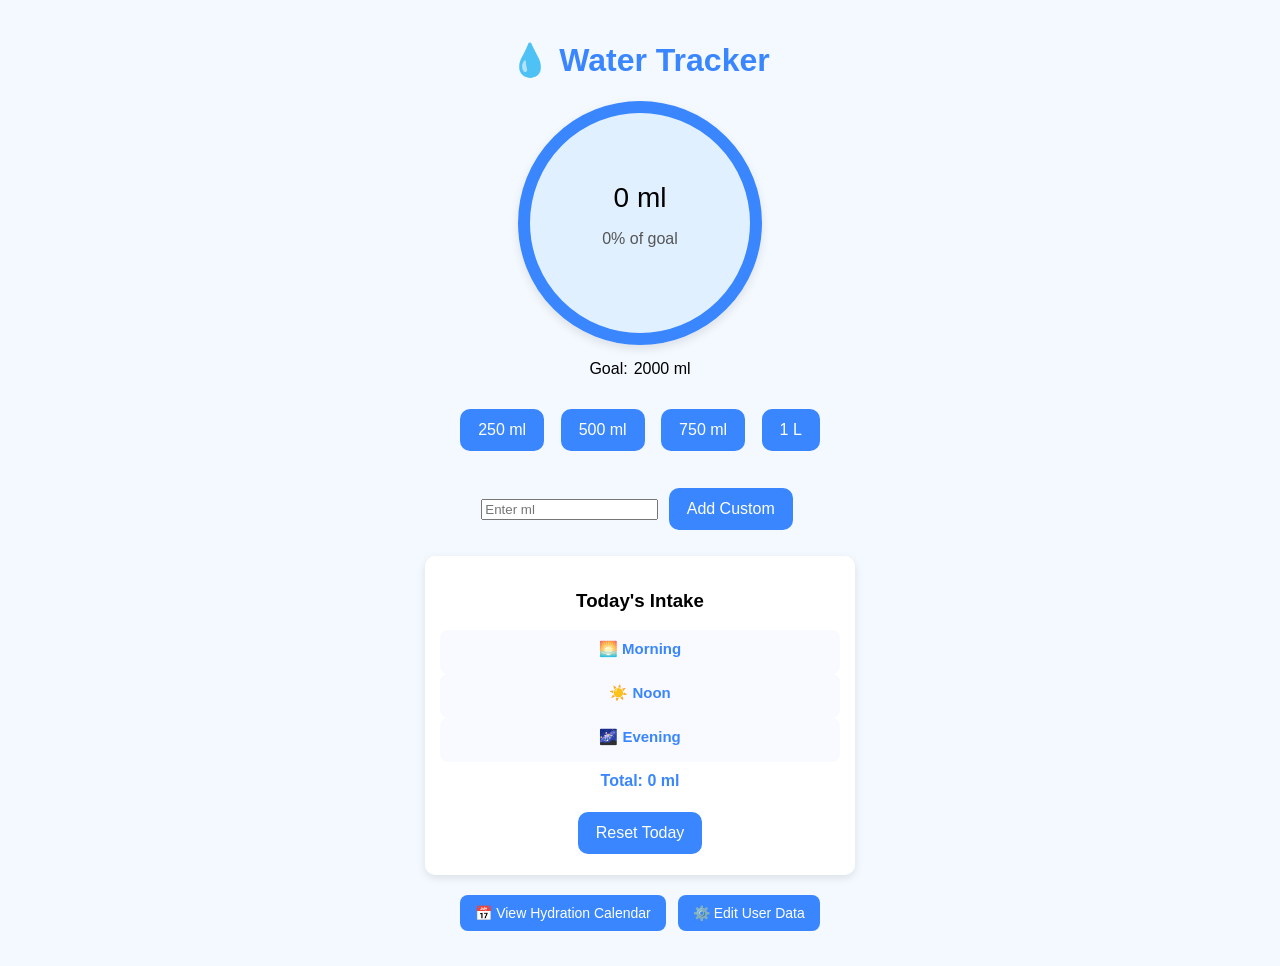
<file: index.html>
<!DOCTYPE html>
<html lang="en">
<head>
  <meta charset="UTF-8">
  <meta name="viewport" content="width=device-width, initial-scale=1.0">
  <title>Water Tracker</title>
  <link rel="stylesheet" href="css/style.css">
</head>
<body>

  <h1>💧 Water Tracker</h1>

  <div class="progress">
    <div class="circle">
      <p id="current">0 ml</p>
      <p id="percent">0% of goal</p>
    </div>

    <div class="goal-container">
      <span>Goal:</span>
      <span id="goalDisplay">2000 ml</span>
    </div>
  </div>

  <div class="quick-add">
    <button data-amount="250">250 ml</button>
    <button data-amount="500">500 ml</button>
    <button data-amount="750">750 ml</button>
    <button data-amount="1000">1 L</button>
  </div>
    <div class="custom-add">
    <input type="number" id="customAmount" placeholder="Enter ml" min="1">
    <button id="customAddBtn">Add Custom</button>
  </div>

  <div class="log">
    <h3>Today's Intake</h3>
    <div class="time-block" id="morningLogsBlock">
      <h4>🌅 Morning</h4>
      <ul id="morningLogs"></ul>
    </div>
    <div class="time-block" id="noonLogsBlock">
      <h4>☀️ Noon</h4>
      <ul id="noonLogs"></ul>
    </div>
    <div class="time-block" id="nightLogsBlock">
      <h4>🌌 Evening</h4>
      <ul id="nightLogs"></ul>
    </div>
    <p id="dailyTotal">Total: 0 ml</p>
    <button id="resetBtn">Reset Today</button>
  </div>

  <div class="nav">
    <a href="calendar.html">📅 View Hydration Calendar</a>
    <a href="UserWaterEstimater.html">⚙️ Edit User Data</a>
  </div>

  <script src="js/tracker.js"></script>
</body>
</html>
</file>
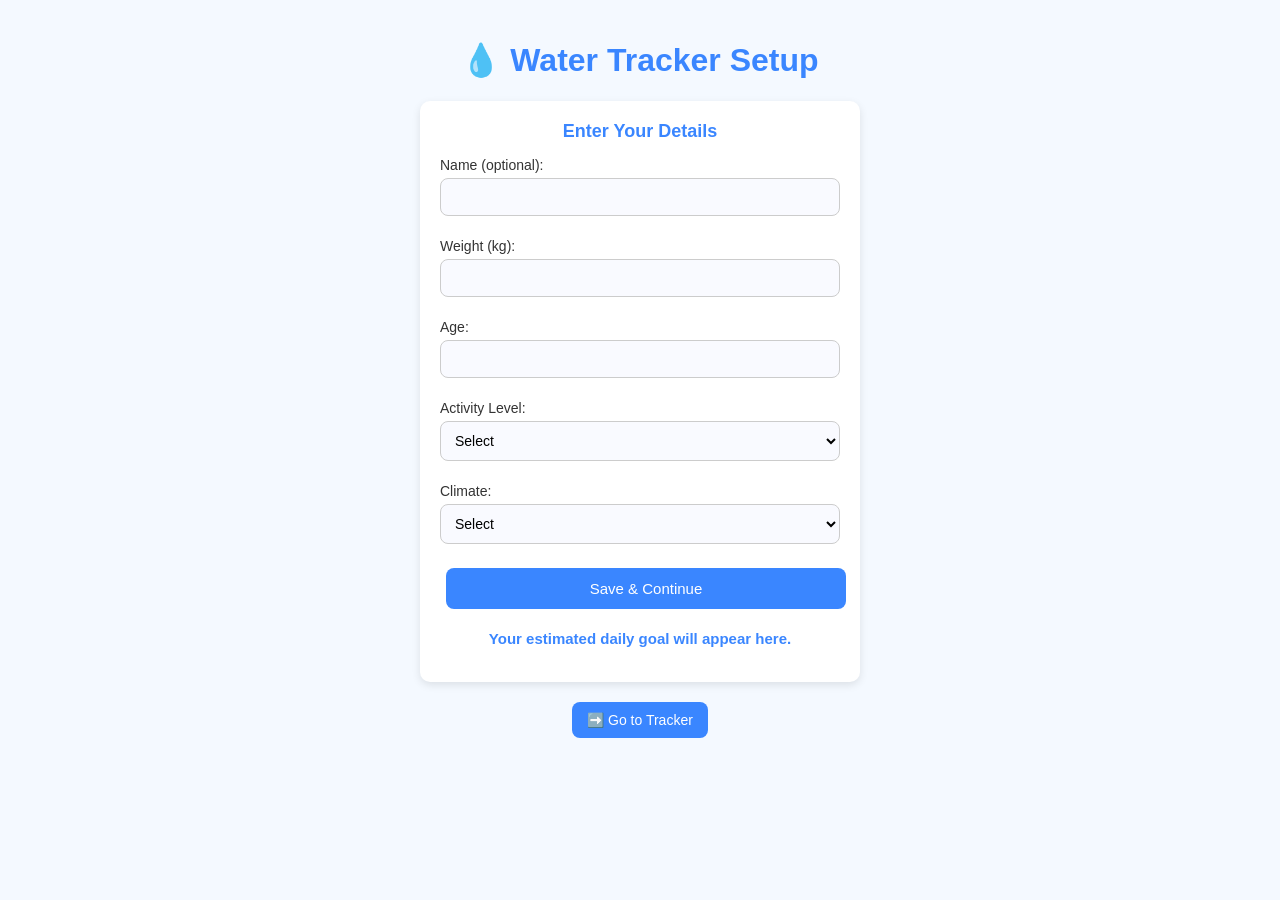
<file: UserWaterEstimater.html>
<!DOCTYPE html>
<html lang="en">
<head>
  <meta charset="UTF-8">
  <meta name="viewport" content="width=device-width, initial-scale=1.0">
  <title>User Info - Water Tracker</title>
  <link rel="stylesheet" href="css/style.css">
</head>
<body>

<h1>💧 Water Tracker Setup</h1>

<div class="estimator">
  <h3>Enter Your Details</h3>
  <form id="userInfoForm">
    <label for="name">Name (optional):</label>
    <input type="text" id="name" name="name">

    <label for="weight">Weight (kg):</label>
    <input type="number" id="weight" name="weight" min="20" max="200" step="1" required>

    <label for="age">Age:</label>
    <input type="number" id="age" name="age" min="1" max="120">

    <label for="activity">Activity Level:</label>
    <select id="activity" name="activity">
      <option value="">Select</option>
      <option value="low">Low</option>
      <option value="moderate">Moderate</option>
      <option value="high">High</option>
    </select>

    <label for="climate">Climate:</label>
    <select id="climate" name="climate">
      <option value="">Select</option>
      <option value="cool">Cool</option>
      <option value="warm">Warm</option>
      <option value="hot">Hot</option>
    </select>

	<button type="submit">Save & Continue</button>

  </form>

  <p id="estimateOutput">Your estimated daily goal will appear here.</p>
</div>

<div class="nav">
  <a href="index.html">➡️ Go to Tracker</a>
</div>

<!-- Connect to the estimator script instead of tracker.js -->
<script src="js/UserInput.js"></script>
</body>
</html>
</file>
<file: css/style.css>
body {
  font-family: Arial, sans-serif;
  background:#f4f9ff;
  text-align:center;
  margin:0;
  padding:20px;
}

header {
  margin-bottom:20px;
}

h1 {
  color:#3a86ff;
}

/* Navigation buttons */
.nav {
  margin: 15px;
  display: flex;
  justify-content: center;
  gap: 12px; /* space between buttons */
  flex-wrap: wrap; /* allows wrapping on small screens */
}

.nav a {
  text-decoration: none;
  background: #3a86ff;
  color: white;
  padding: 10px 15px;
  border-radius: 8px;
  font-size: 14px;
  transition: 0.2s;
}

.nav a:hover {
  background: #2c6fd6;
}

.progress {
  margin:20px auto;
}

.circle {
  width:220px;
  height:220px;
  border-radius:50%;
  border:12px solid #3a86ff;
  display:flex;
  flex-direction:column;
  justify-content:center;
  align-items:center;
  margin:auto;
  background:white;
  box-shadow:0 4px 10px rgba(0,0,0,0.1);
}

#current {
  font-size:28px;
  margin:0;
}

#percent {
  color:#555;
}

.goal {
  margin-top:10px;
  font-size:16px;
}

.quick-add {
  margin:25px 0;
}

button {
  padding:12px 18px;
  margin:6px;
  border:none;
  border-radius:10px;
  background:#3a86ff;
  color:white;
  font-size:16px;
  cursor:pointer;
  transition:0.2s;
}

button:hover {
  background:#2c6fd6;
}

.log, .history, .calendar {
  background:white;
  padding:15px;
  border-radius:10px;
  max-width:400px;
  margin:20px auto;
  box-shadow:0 3px 8px rgba(0,0,0,0.1);
}

ul {
  list-style:none;
  padding:0;
  margin:0;
}

li {
  padding:8px;
  border-bottom:1px solid #eee;
  font-size:14px;
}

li:last-child {
  border-bottom:none;
}

.status {
  margin-top:20px;
  font-size:16px;
}

/* Calendar */
.calendar-grid {
  display:grid;
  grid-template-columns:repeat(7,1fr);
  gap:6px;
}

.day {
  padding:10px;
  background:#f0f6ff;
  border-radius:6px;
  cursor:pointer;
  text-align:center;
}

.today {
  background:#3a86ff;
  color:white;
}

.has-water {
  background:#bde0fe;
  font-weight:bold;
}

#selectedDate {
  font-weight:bold;
  margin-bottom:10px;
}

#dailyTotal {
  margin-top:10px;
  font-weight:bold;
  color:#3a86ff;
}

/* Time blocks horizontal for history */
.history-container {
  display:flex;
  justify-content:center;
  gap:10px;
  flex-wrap:wrap;
}

.time-block {
  background:#f9faff;
  padding:10px;
  margin:0;
  border-radius:8px;
  flex:1 1 120px;
}

.time-block h4 {
  margin:0 0 6px 0;
  font-size:15px;
  color:#3a86ff;
}

.time-block ul li {
  display:flex;
  justify-content:space-between;
  padding:6px;
  border-bottom:1px solid #eee;
}

.time-block ul li:last-child {
  border-bottom:none;
}

.delete-btn {
  background:red;
  color:white;
  border:none;
  border-radius:5px;
  padding:2px 6px;
  font-size:12px;
  cursor:pointer;
}

.goal-container {
  margin-top: 15px;
  font-size: 16px;
  display: flex;
  justify-content: center;
  align-items: center;
  gap: 6px;
}

/* Estimator */
.estimator {
  background: white;
  padding: 20px;
  border-radius: 10px;
  max-width: 400px;
  margin: 20px auto;
  box-shadow: 0 3px 8px rgba(0,0,0,0.1);
  text-align: left;
}

.estimator h3 {
  margin-top: 0;
  margin-bottom: 15px;
  color: #3a86ff;
  font-size: 18px;
  text-align: center;
}

.estimator label {
  display: block;
  margin: 10px 0 5px;
  font-size: 14px;
  color: #333;
}

.estimator input,
.estimator select {
  width: 100%;
  padding: 10px;
  border-radius: 8px;
  border: 1px solid #ccc;
  font-size: 14px;
  margin-bottom: 12px;
  box-sizing: border-box;
  background: #f9faff;
}

.estimator input:focus,
.estimator select:focus {
  border-color: #3a86ff;
  outline: none;
  box-shadow: 0 0 4px rgba(58,134,255,0.4);
}

#estimateBtn,
.estimator button {
  width: 100%;
  margin-top: 12px;
  padding: 12px;
  border-radius: 8px;
  font-size: 15px;
  background:#3a86ff;
  color:white;
  border:none;
  cursor:pointer;
  transition:0.2s;
}

#estimateBtn:hover,
.estimator button:hover {
  background:#2c6fd6;
}

#estimateOutput {
  margin-top: 15px;
  font-size: 15px;
  font-weight: bold;
  color: #3a86ff;
  text-align: center;
}
</file>
